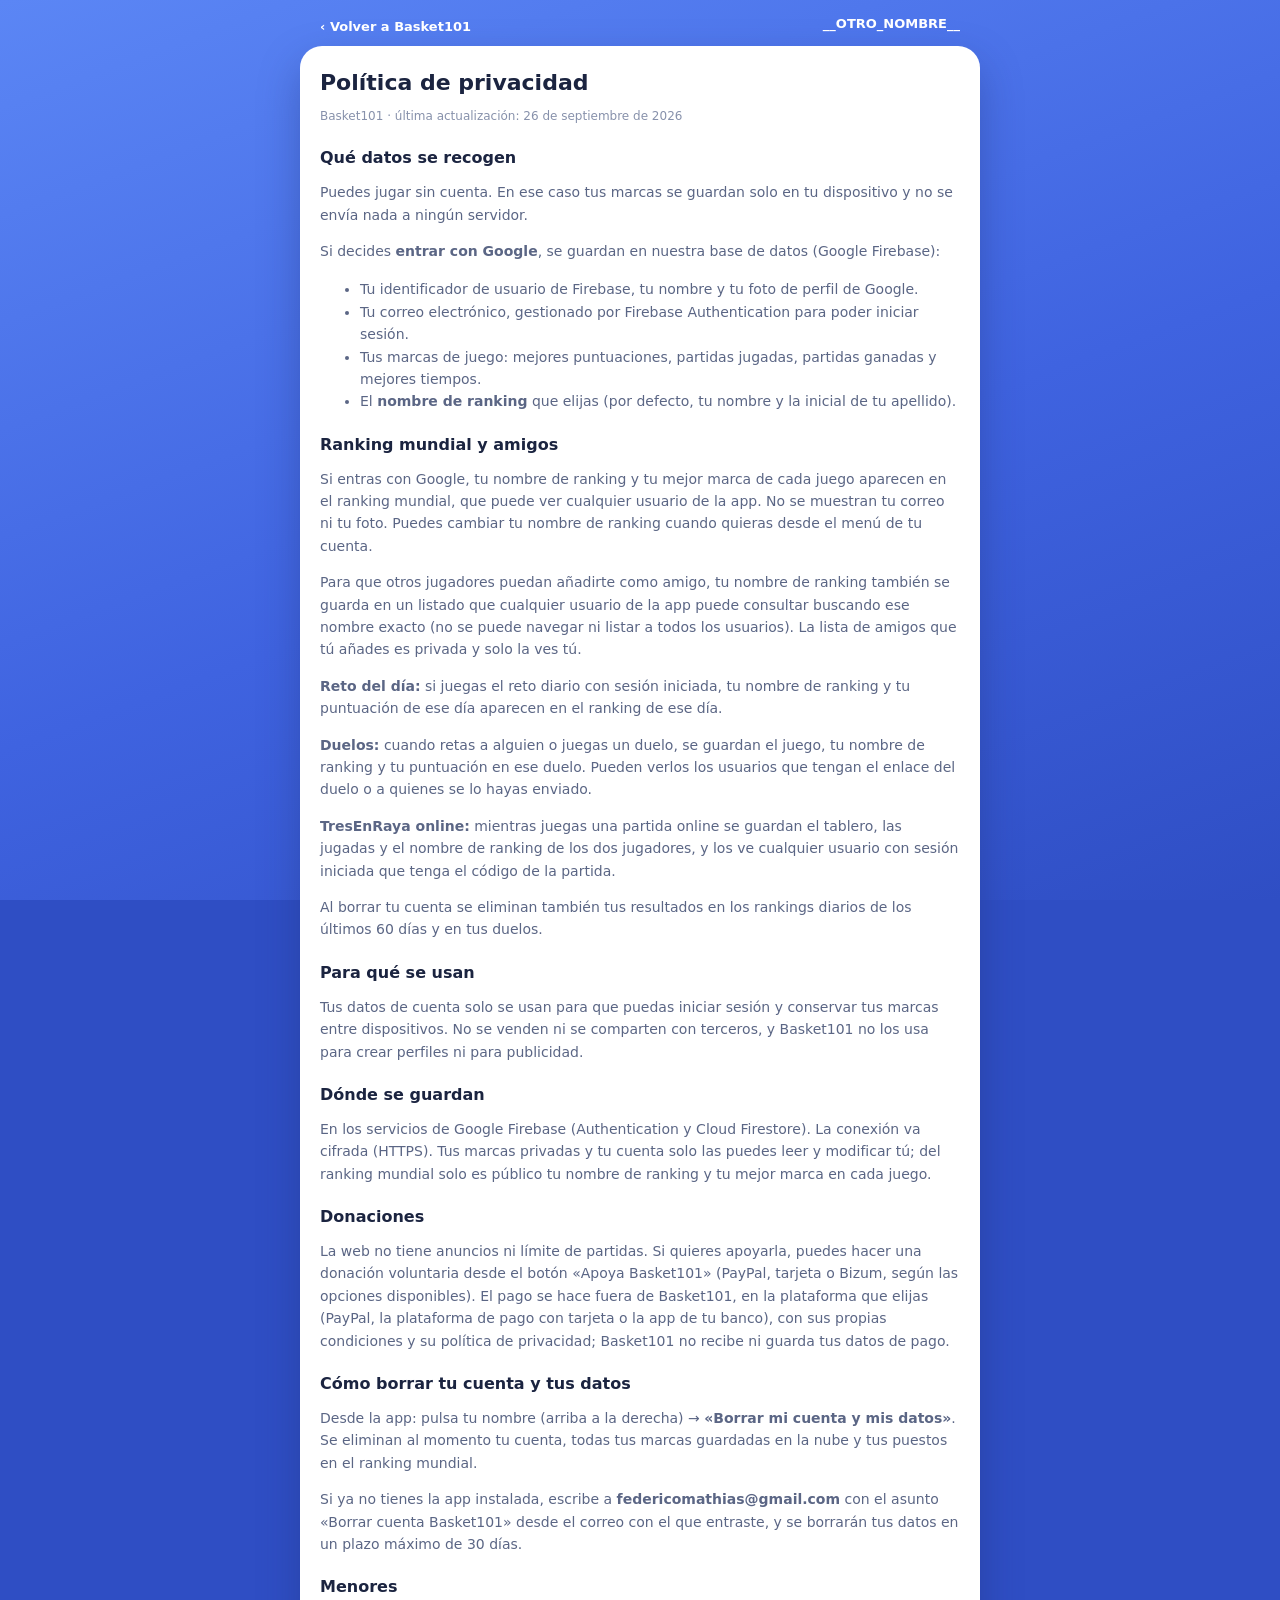
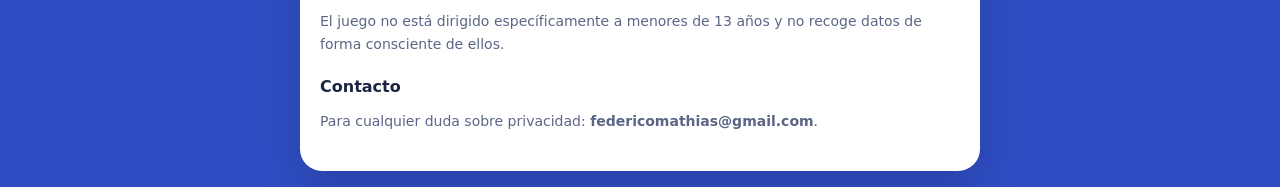
<file: privacidad.html>
<!DOCTYPE html>
<html lang="es">
<head>
<script>window.__SOLO_NBA=true;window.__SIN_ANUNCIOS=true;</script>
<script>(function(){try{if(localStorage.getItem("fc_theme")==="dark")document.documentElement.setAttribute("data-theme","dark");}catch(e){}})();</script>
<meta charset="UTF-8">
<meta name="viewport" content="width=device-width, initial-scale=1.0">
<meta name="description" content="Qué datos guarda Basket101 y cómo borrarlos.">
<meta property="og:type" content="website">
<meta property="og:site_name" content="Basket101">
<meta property="og:locale" content="es_ES">
<meta property="og:title" content="Privacidad · Basket101">
<meta property="og:description" content="Qué datos guarda Basket101 y cómo borrarlos.">
<meta property="og:url" content="__SITE_URL__/privacidad.html">
<meta property="og:image" content="__SITE_URL__/og-image.jpg">
<meta property="og:image:width" content="1200">
<meta property="og:image:height" content="630">
<meta name="twitter:card" content="summary_large_image">
<title>Privacidad · Basket101</title>
<meta name="theme-color" content="#3f63e0">
<link rel="manifest" href="manifest.webmanifest">
<link rel="icon" href="icons/icon-192.png">
<style>
  :root{--ink:#1b2440;--ink-soft:#5b6685;--blue:#3f63e0;}
  html{background:#2f4ec4;}
  body{margin:0;font-family:'Poppins','Segoe UI',system-ui,-apple-system,Roboto,sans-serif;color:var(--ink);
    background:linear-gradient(160deg,#5b86f5,#3f63e0 55%,#2f4ec4) fixed;min-height:100vh;padding:16px;}
  .card{max-width:640px;margin:0 auto;background:#fff;border-radius:22px;padding:24px 20px;box-shadow:0 18px 40px rgba(28,45,110,.35);}
  a.back{display:inline-block;color:#fff;text-decoration:none;font-weight:700;font-size:13px;margin:0 auto 12px;max-width:640px;}
  .top{max-width:640px;margin:0 auto;}
  h1{font-size:22px;margin:0 0 4px;}
  h2{font-size:16px;margin:22px 0 6px;}
  p,li{font-size:14px;line-height:1.6;color:var(--ink-soft);}
  .small{font-size:12px;color:#8791ab;}
</style>
</head>
<body>
  <div class="top"><a class="back" href="index.html">‹ Volver a Basket101</a> <a class="back" style="float:right" href="__OTRO_IDIOMA__" onclick="try{localStorage.setItem('b101_lang','__OTRO_LANG__')}catch(e){}">__OTRO_NOMBRE__</a></div>
  <div class="card">
    <h1>Política de privacidad</h1>
    <p class="small">Basket101 · última actualización: 26 de septiembre de 2026</p>

    <h2>Qué datos se recogen</h2>
    <p>Puedes jugar sin cuenta. En ese caso tus marcas se guardan solo en tu dispositivo y no se envía nada a ningún servidor.</p>
    <p>Si decides <b>entrar con Google</b>, se guardan en nuestra base de datos (Google Firebase):</p>
    <ul>
      <li>Tu identificador de usuario de Firebase, tu nombre y tu foto de perfil de Google.</li>
      <li>Tu correo electrónico, gestionado por Firebase Authentication para poder iniciar sesión.</li>
      <li>Tus marcas de juego: mejores puntuaciones, partidas jugadas, partidas ganadas y mejores tiempos.</li>
      <li>El <b>nombre de ranking</b> que elijas (por defecto, tu nombre y la inicial de tu apellido).</li>
    </ul>

    <h2>Ranking mundial y amigos</h2>
    <p>Si entras con Google, tu nombre de ranking y tu mejor marca de cada juego aparecen en el ranking mundial, que puede ver cualquier usuario de la app. No se muestran tu correo ni tu foto. Puedes cambiar tu nombre de ranking cuando quieras desde el menú de tu cuenta.</p>
    <p>Para que otros jugadores puedan añadirte como amigo, tu nombre de ranking también se guarda en un listado que cualquier usuario de la app puede consultar buscando ese nombre exacto (no se puede navegar ni listar a todos los usuarios). La lista de amigos que tú añades es privada y solo la ves tú.</p>
    <p><b>Reto del día:</b> si juegas el reto diario con sesión iniciada, tu nombre de ranking y tu puntuación de ese día aparecen en el ranking de ese día.</p>
    <p><b>Duelos:</b> cuando retas a alguien o juegas un duelo, se guardan el juego, tu nombre de ranking y tu puntuación en ese duelo. Pueden verlos los usuarios que tengan el enlace del duelo o a quienes se lo hayas enviado.</p>
    <p><b>TresEnRaya online:</b> mientras juegas una partida online se guardan el tablero, las jugadas y el nombre de ranking de los dos jugadores, y los ve cualquier usuario con sesión iniciada que tenga el código de la partida.</p>
    <p>Al borrar tu cuenta se eliminan también tus resultados en los rankings diarios de los últimos 60 días y en tus duelos.</p>

    <h2>Para qué se usan</h2>
    <p>Tus datos de cuenta solo se usan para que puedas iniciar sesión y conservar tus marcas entre dispositivos. No se venden ni se comparten con terceros, y Basket101 no los usa para crear perfiles ni para publicidad.</p>

    <h2>Dónde se guardan</h2>
    <p>En los servicios de Google Firebase (Authentication y Cloud Firestore). La conexión va cifrada (HTTPS). Tus marcas privadas y tu cuenta solo las puedes leer y modificar tú; del ranking mundial solo es público tu nombre de ranking y tu mejor marca en cada juego.</p>


<!--DONAR-->
    <h2 id="donaciones">Donaciones</h2>
    <p>La web no tiene anuncios ni límite de partidas. Si quieres apoyarla, puedes hacer una donación voluntaria desde el botón «Apoya Basket101» (PayPal, tarjeta o Bizum, según las opciones disponibles). El pago se hace fuera de Basket101, en la plataforma que elijas (PayPal, la plataforma de pago con tarjeta o la app de tu banco), con sus propias condiciones y su política de privacidad; Basket101 no recibe ni guarda tus datos de pago.</p>
<!--/DONAR-->

    <h2 id="borrar-cuenta">Cómo borrar tu cuenta y tus datos</h2>
    <p>Desde la app: pulsa tu nombre (arriba a la derecha) → <b>«Borrar mi cuenta y mis datos»</b>. Se eliminan al momento tu cuenta, todas tus marcas guardadas en la nube y tus puestos en el ranking mundial.</p>
    <p>Si ya no tienes la app instalada, escribe a <b>federicomathias@gmail.com</b> con el asunto «Borrar cuenta Basket101» desde el correo con el que entraste, y se borrarán tus datos en un plazo máximo de 30 días.</p>

    <h2>Menores</h2>
    <p>El juego no está dirigido específicamente a menores de 13 años y no recoge datos de forma consciente de ellos.</p>

    <h2>Contacto</h2>
    <p>Para cualquier duda sobre privacidad: <b>federicomathias@gmail.com</b>.</p>
  </div>
</body>
</html>
</file>
